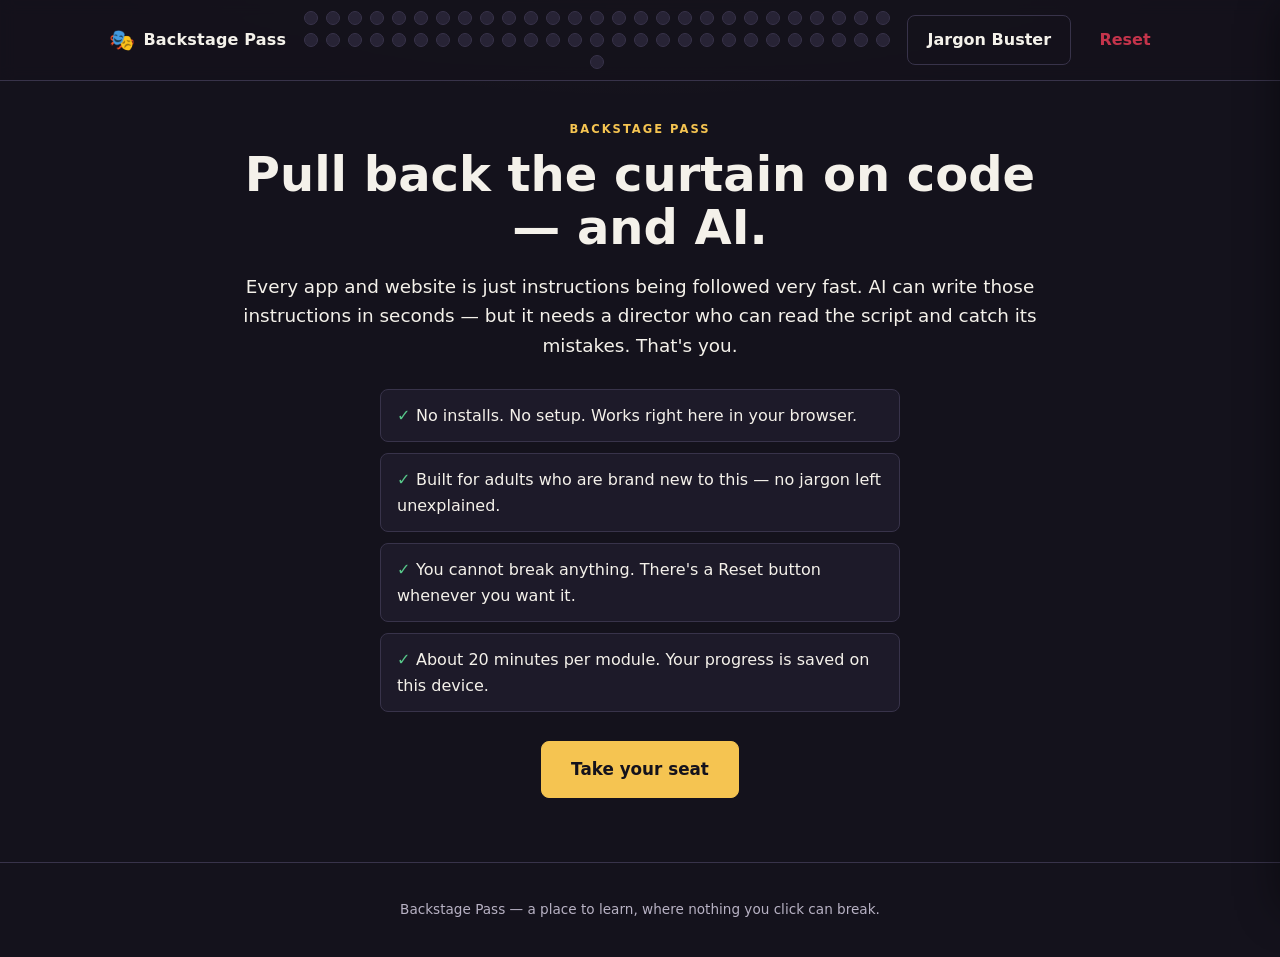
<file: index.html>
<!DOCTYPE html>
<html lang="en">
  <head>
    <meta charset="UTF-8" />
    <meta name="viewport" content="width=device-width, initial-scale=1.0" />
    <title>Backstage Pass — Learn to read what AI builds</title>
    <meta
      name="description"
      content="A friendly, hands-on course for adults with zero coding experience. Pull back the curtain on code and AI."
    />
    <link rel="stylesheet" href="course/theme.css" />
  </head>
  <body>
    <!-- Skip link for keyboard / screen-reader users -->
    <a class="skip-link" href="#stage">Skip to content</a>

    <header class="topbar">
      <div class="topbar__inner">
        <a class="brand" href="#/" aria-label="Backstage Pass home">
          <span class="brand__mark" aria-hidden="true">🎭</span>
          <span class="brand__name">Backstage&nbsp;Pass</span>
        </a>

        <!-- Stage-lights progress bar (filled in by app.js) -->
        <div
          class="lights"
          id="lights"
          role="progressbar"
          aria-label="Course progress"
          aria-valuemin="0"
          aria-valuemax="100"
          aria-valuenow="0"
        ></div>

        <div class="topbar__actions">
          <button class="btn btn--ghost" id="glossary-toggle" aria-expanded="false" aria-controls="glossary">
            Jargon&nbsp;Buster
          </button>
          <button class="btn btn--ghost btn--danger" id="reset-progress">
            Reset
          </button>
        </div>
      </div>
    </header>

    <!-- Everything below is rendered by app.js into #stage -->
    <main id="stage" class="stage" tabindex="-1"></main>

    <!-- Jargon Buster slide-out panel (content injected by app.js) -->
    <aside class="glossary" id="glossary" aria-hidden="true" aria-label="Jargon Buster glossary">
      <div class="glossary__head">
        <h2>Jargon Buster</h2>
        <button class="btn btn--ghost" id="glossary-close" aria-label="Close glossary">✕</button>
      </div>
      <input
        type="search"
        id="glossary-search"
        class="glossary__search"
        placeholder="Search a word…"
        aria-label="Search the glossary"
      />
      <dl class="glossary__list" id="glossary-list"></dl>
    </aside>
    <div class="glossary__scrim" id="glossary-scrim" hidden></div>

    <footer class="footer">
      <p>Backstage Pass — a place to learn, where nothing you click can break.</p>
    </footer>

    <!-- Data first (the lessons are just data — like demo/projects.json), then the engine -->
    <script src="course/content.js"></script>
    <script src="course/app.js"></script>
  </body>
</html>
</file>
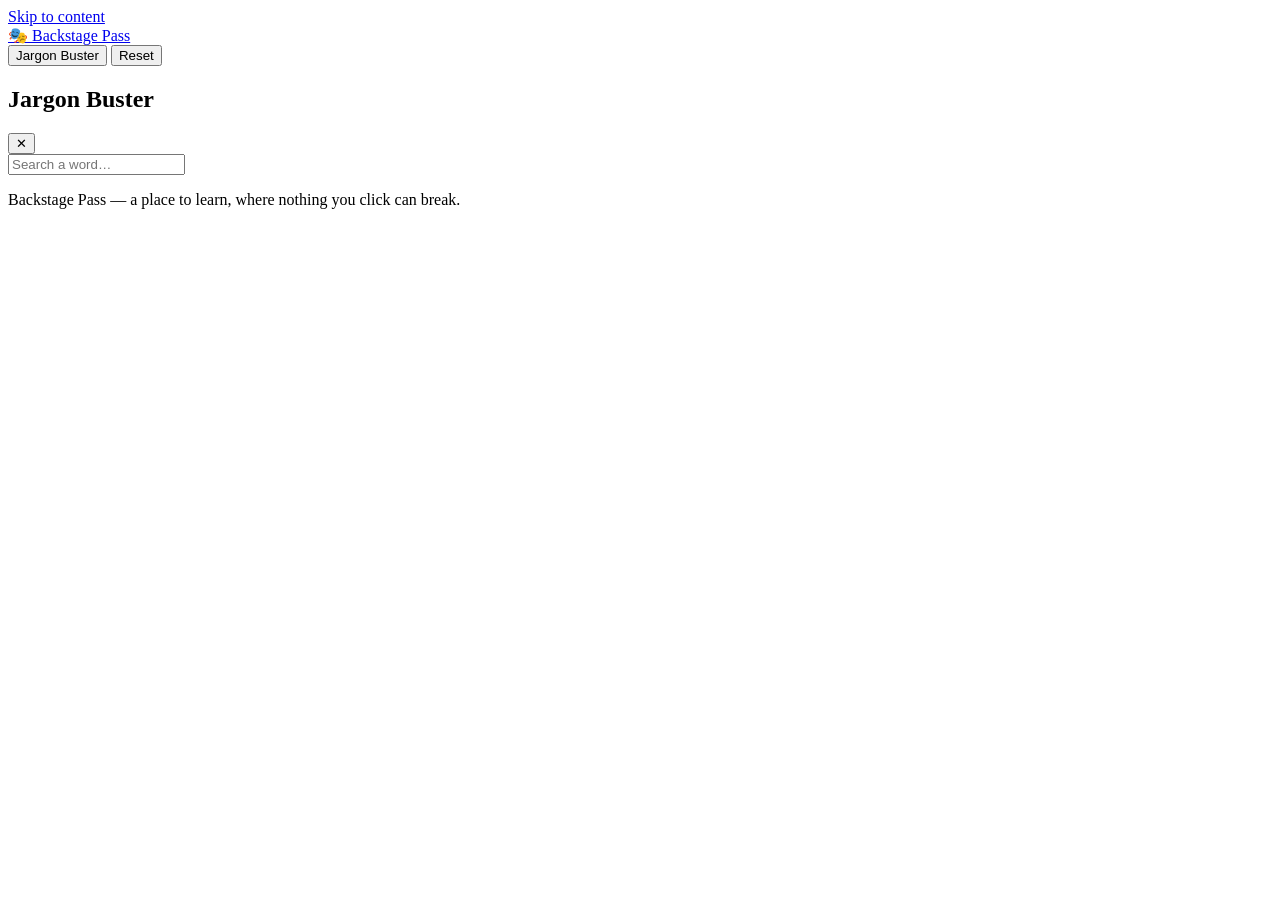
<file: appsscript/index.html>
<!DOCTYPE html>
<html lang="en">
  <head>
    <meta charset="UTF-8" />
    <!-- Styles are inlined from theme.html (Apps Script can't link an external .css) -->
    <?!= include('theme'); ?>
  </head>
  <body>
    <!-- Skip link for keyboard / screen-reader users -->
    <a class="skip-link" href="#stage">Skip to content</a>

    <header class="topbar">
      <div class="topbar__inner">
        <a class="brand" href="#/" aria-label="Backstage Pass home">
          <span class="brand__mark" aria-hidden="true">🎭</span>
          <span class="brand__name">Backstage&nbsp;Pass</span>
        </a>

        <!-- Stage-lights progress bar (filled in by app.js) -->
        <div
          class="lights"
          id="lights"
          role="progressbar"
          aria-label="Course progress"
          aria-valuemin="0"
          aria-valuemax="100"
          aria-valuenow="0"
        ></div>

        <div class="topbar__actions">
          <button class="btn btn--ghost" id="glossary-toggle" aria-expanded="false" aria-controls="glossary">
            Jargon&nbsp;Buster
          </button>
          <button class="btn btn--ghost btn--danger" id="reset-progress">
            Reset
          </button>
        </div>
      </div>
    </header>

    <!-- Everything below is rendered by app.js into #stage -->
    <main id="stage" class="stage" tabindex="-1"></main>

    <!-- Jargon Buster slide-out panel (content injected by app.js) -->
    <aside class="glossary" id="glossary" aria-hidden="true" aria-label="Jargon Buster glossary">
      <div class="glossary__head">
        <h2>Jargon Buster</h2>
        <button class="btn btn--ghost" id="glossary-close" aria-label="Close glossary">✕</button>
      </div>
      <input
        type="search"
        id="glossary-search"
        class="glossary__search"
        placeholder="Search a word…"
        aria-label="Search the glossary"
      />
      <dl class="glossary__list" id="glossary-list"></dl>
    </aside>
    <div class="glossary__scrim" id="glossary-scrim" hidden></div>

    <footer class="footer">
      <p>Backstage Pass — a place to learn, where nothing you click can break.</p>
    </footer>

    <!-- Data first (content.html defines COURSE), then the engine (app.html uses it).
         Order matters: content MUST come before app. -->
    <?!= include('content'); ?>
    <?!= include('app'); ?>
  </body>
</html>
</file>
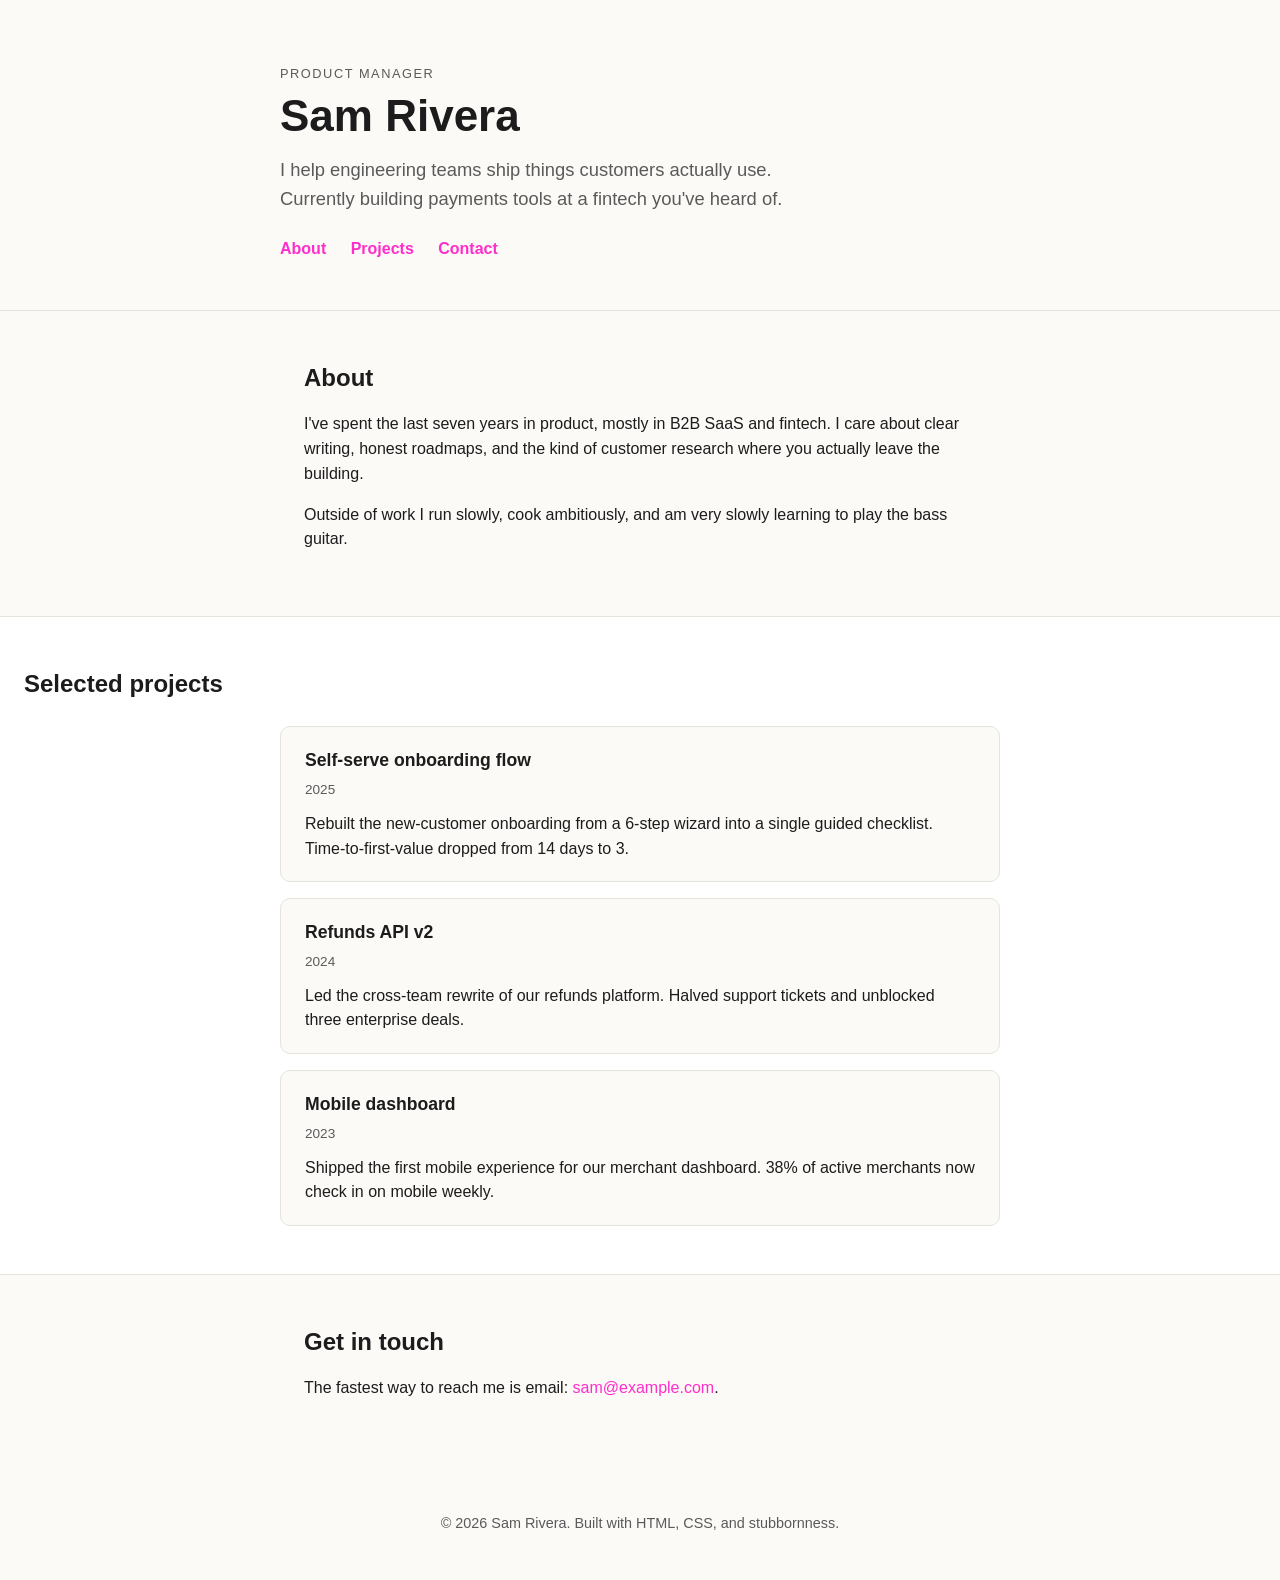
<file: demo/index.html>
<!DOCTYPE html>
<html lang="en">
  <head>
    <meta charset="UTF-8" />
    <meta name="viewport" content="width=device-width, initial-scale=1.0" />
    <title>Sam Rivera — Product Manager</title>
    <link rel="stylesheet" href="styles.css" />
  </head>
  <body>
    <header class="hero">
      <div class="hero__inner">
        <p class="hero__eyebrow">Product Manager</p>
        <h1 class="hero__name">Sam Rivera</h1>
        <p class="hero__tagline">
          I help engineering teams ship things customers actually use.
          Currently building payments tools at a fintech you've heard of.
        </p>
        <nav class="hero__nav">
          <a href="#about">About</a>
          <a href="#projects">Projects</a>
          <a href="#contact">Contact</a>
        </nav>
      </div>
    </header>

    <main>
      <section id="about" class="section">
        <h2>About</h2>
        <p>
          I've spent the last seven years in product, mostly in B2B SaaS and
          fintech. I care about clear writing, honest roadmaps, and the kind
          of customer research where you actually leave the building.
        </p>
        <p>
          Outside of work I run slowly, cook ambitiously, and am very slowly
          learning to play the bass guitar.
        </p>
      </section>

      <section id="projects" class="section section--alt">
        <h2>Selected projects</h2>
        <div id="projects-list" class="projects">
          <!-- Cards are rendered by app.js from projects.json -->
        </div>
      </section>

      <section id="contact" class="section">
        <h2>Get in touch</h2>
        <p>
          The fastest way to reach me is email:
          <a href="mailto:sam@example.com">sam@example.com</a>.
        </p>
      </section>
    </main>

    <footer class="footer">
      <p>&copy; 2026 Sam Rivera. Built with HTML, CSS, and stubbornness.</p>
    </footer>

    <script src="app.js"></script>
  </body>
</html>
</file>
<file: course/theme.css>
/* =========================================================================
   Backstage Pass — theme
   The "show" metaphor: a dark stage, warm spotlight gold, velvet-curtain red.
   Adult, modern, calm. Colours are named once here and reused everywhere
   (that reuse is itself a lesson we teach in Module 2).
   ========================================================================= */

:root {
  --stage:        #14121c; /* deep backstage dark   */
  --stage-2:      #1d1a29; /* raised panel          */
  --stage-3:      #272335; /* cards, inputs         */
  --ink:          #f4f1ea; /* main text (warm white)*/
  --ink-soft:     #b8b2c4; /* secondary text        */
  --spotlight:    #f5c451; /* warm gold accent      */
  --spotlight-2:  #ffd97a; /* lighter gold          */
  --velvet:       #c4344b; /* curtain red           */
  --go:           #58c98b; /* success green         */
  --line:         #38334a; /* borders               */
  --radius:       14px;
  --radius-sm:    8px;
  --shadow:       0 10px 40px rgba(0, 0, 0, 0.45);
  --maxw:         860px;
  --font:         "Segoe UI", system-ui, -apple-system, Roboto, Helvetica, Arial, sans-serif;
  --mono:         "Cascadia Code", "Consolas", "SF Mono", ui-monospace, Menlo, monospace;
}

* { box-sizing: border-box; }

html { scroll-behavior: smooth; }

body {
  margin: 0;
  font-family: var(--font);
  color: var(--ink);
  background:
    radial-gradient(1200px 500px at 50% -200px, rgba(245, 196, 81, 0.10), transparent 60%),
    var(--stage);
  line-height: 1.6;
  min-height: 100vh;
  display: flex;
  flex-direction: column;
}

a { color: var(--spotlight); }

/* ---- Accessibility helpers ------------------------------------------- */
.skip-link {
  position: absolute;
  left: -9999px;
  top: 0;
  background: var(--spotlight);
  color: var(--stage);
  padding: 0.6rem 1rem;
  border-radius: 0 0 var(--radius-sm) 0;
  font-weight: 700;
  z-index: 100;
}
.skip-link:focus { left: 0; }

:focus-visible {
  outline: 3px solid var(--spotlight-2);
  outline-offset: 2px;
  border-radius: 4px;
}

.visually-hidden {
  position: absolute;
  width: 1px; height: 1px;
  padding: 0; margin: -1px;
  overflow: hidden; clip: rect(0 0 0 0);
  white-space: nowrap; border: 0;
}

/* ---- Top bar + stage lights ------------------------------------------ */
.topbar {
  position: sticky;
  top: 0;
  z-index: 30;
  background: rgba(20, 18, 28, 0.85);
  backdrop-filter: blur(8px);
  border-bottom: 1px solid var(--line);
}
.topbar__inner {
  max-width: 1100px;
  margin: 0 auto;
  padding: 0.7rem 1.2rem;
  display: flex;
  align-items: center;
  gap: 1rem;
}
.brand {
  display: flex;
  align-items: center;
  gap: 0.5rem;
  font-weight: 800;
  text-decoration: none;
  color: var(--ink);
  letter-spacing: 0.2px;
}
.brand__mark { font-size: 1.3rem; }

.lights {
  flex: 1;
  display: flex;
  gap: 0.5rem;
  justify-content: center;
  flex-wrap: wrap;
}
.light {
  width: 14px;
  height: 14px;
  border-radius: 50%;
  background: var(--stage-3);
  border: 1px solid var(--line);
  transition: background 0.4s, box-shadow 0.4s;
}
.light--on {
  background: var(--spotlight);
  box-shadow: 0 0 10px var(--spotlight), 0 0 22px rgba(245, 196, 81, 0.5);
  border-color: var(--spotlight-2);
}

.topbar__actions { display: flex; gap: 0.5rem; }

/* ---- Buttons ---------------------------------------------------------- */
.btn {
  font: inherit;
  font-weight: 700;
  border: 1px solid var(--spotlight);
  background: var(--spotlight);
  color: var(--stage);
  padding: 0.7rem 1.2rem;
  border-radius: var(--radius-sm);
  cursor: pointer;
  transition: transform 0.1s, filter 0.15s, background 0.15s;
}
.btn:hover { filter: brightness(1.08); }
.btn:active { transform: translateY(1px); }
.btn--ghost {
  background: transparent;
  color: var(--ink);
  border-color: var(--line);
}
.btn--ghost:hover { background: var(--stage-3); }
.btn--danger { color: var(--velvet); border-color: transparent; }
.btn--danger:hover { background: rgba(196, 52, 75, 0.12); }
.btn:disabled { opacity: 0.45; cursor: not-allowed; }
.btn--lg { padding: 0.9rem 1.8rem; font-size: 1.05rem; }

/* ---- Stage (main content area) --------------------------------------- */
.stage {
  flex: 1;
  width: 100%;
  max-width: var(--maxw);
  margin: 0 auto;
  padding: 2.4rem 1.2rem 4rem;
  outline: none;
}

.eyebrow {
  text-transform: uppercase;
  letter-spacing: 2px;
  font-size: 0.72rem;
  font-weight: 800;
  color: var(--spotlight);
  margin: 0 0 0.6rem;
}
h1 { font-size: clamp(1.9rem, 5vw, 3rem); line-height: 1.1; margin: 0 0 1rem; }
h2 { font-size: 1.5rem; margin: 2rem 0 0.8rem; }
p  { color: var(--ink-soft); }
.lead { font-size: 1.15rem; color: var(--ink); }

.card {
  background: var(--stage-2);
  border: 1px solid var(--line);
  border-radius: var(--radius);
  padding: 1.6rem;
  box-shadow: var(--shadow);
}
.card + .card { margin-top: 1.2rem; }

/* Cue card — end-of-lesson takeaway */
.cue {
  border-left: 4px solid var(--spotlight);
  background: rgba(245, 196, 81, 0.08);
  padding: 1rem 1.2rem;
  border-radius: 0 var(--radius-sm) var(--radius-sm) 0;
  margin: 1.6rem 0;
}
.cue strong { color: var(--spotlight-2); }

/* ---- Welcome screen --------------------------------------------------- */
.welcome { text-align: center; }
.welcome__promises {
  list-style: none;
  padding: 0;
  margin: 1.8rem auto;
  max-width: 520px;
  display: grid;
  gap: 0.7rem;
  text-align: left;
}
.welcome__promises li {
  background: var(--stage-2);
  border: 1px solid var(--line);
  border-radius: var(--radius-sm);
  padding: 0.8rem 1rem;
  color: var(--ink);
}
.welcome__promises li::before { content: "✓ "; color: var(--go); font-weight: 800; }

/* ---- Module / lesson navigation -------------------------------------- */
.crumbs { font-size: 0.85rem; color: var(--ink-soft); margin-bottom: 0.6rem; }
.crumbs a { text-decoration: none; }

.module-list { display: grid; gap: 1rem; margin-top: 1.5rem; }
.module {
  display: flex;
  align-items: center;
  gap: 1rem;
  background: var(--stage-2);
  border: 1px solid var(--line);
  border-radius: var(--radius);
  padding: 1.2rem 1.4rem;
  text-align: left;
  width: 100%;
  cursor: pointer;
  color: var(--ink);
  font: inherit;
  transition: border-color 0.15s, transform 0.1s;
}
.module:hover { border-color: var(--spotlight); transform: translateY(-2px); }
.module__num {
  flex: none;
  width: 42px; height: 42px;
  display: grid; place-items: center;
  border-radius: 50%;
  background: var(--stage-3);
  font-weight: 800;
  color: var(--spotlight);
}
.module__done { color: var(--go); font-weight: 700; font-size: 0.85rem; }
.module h3 { margin: 0; font-size: 1.1rem; }
.module p { margin: 0.2rem 0 0; font-size: 0.9rem; }

/* ---- Games shared ----------------------------------------------------- */
.feedback {
  margin-top: 1rem;
  padding: 0.8rem 1rem;
  border-radius: var(--radius-sm);
  font-weight: 600;
  min-height: 1.5rem;
}
.feedback--good { background: rgba(88, 201, 139, 0.14); color: var(--go); }
.feedback--nudge { background: rgba(245, 196, 81, 0.12); color: var(--spotlight-2); }

.choice {
  display: block;
  width: 100%;
  text-align: left;
  background: var(--stage-3);
  border: 1px solid var(--line);
  color: var(--ink);
  font: inherit;
  padding: 0.9rem 1.1rem;
  border-radius: var(--radius-sm);
  margin-top: 0.6rem;
  cursor: pointer;
  transition: border-color 0.15s, background 0.15s;
}
.choice:hover { border-color: var(--spotlight); }
.choice--right { border-color: var(--go); background: rgba(88, 201, 139, 0.12); }
.choice--wrong { border-color: var(--velvet); background: rgba(196, 52, 75, 0.12); }

/* Human Compiler */
.compiler { display: grid; gap: 1.2rem; }
.steps {
  list-style: none;
  margin: 0; padding: 0;
  display: grid; gap: 0.5rem;
}
.step {
  display: flex; align-items: center; gap: 0.7rem;
  background: var(--stage-3);
  border: 1px solid var(--line);
  border-radius: var(--radius-sm);
  padding: 0.7rem 0.9rem;
  cursor: grab;
}
.step__handle { color: var(--ink-soft); cursor: grab; user-select: none; }
.step button { margin-left: auto; }
.tray { border-style: dashed; }
.compiler__output {
  background: #0e0c15;
  border: 1px solid var(--line);
  border-radius: var(--radius-sm);
  padding: 1rem 1.2rem;
  font-family: var(--mono);
  font-size: 0.92rem;
  color: var(--ink);
  white-space: pre-wrap;
  min-height: 4rem;
}
.compiler__output .ok { color: var(--go); }
.compiler__output .oops { color: var(--spotlight-2); }

/* Code peek (Backstage Tour / Spot the Block) */
.code {
  font-family: var(--mono);
  font-size: 0.88rem;
  background: #0e0c15;
  border: 1px solid var(--line);
  border-radius: var(--radius-sm);
  padding: 1rem 1.2rem;
  overflow-x: auto;
  line-height: 1.7;
}
.tok {
  font: inherit;
  background: transparent;
  border: none;
  color: var(--spotlight-2);
  cursor: pointer;
  border-radius: 4px;
  padding: 0 2px;
  transition: background 0.15s;
}
.tok:hover { background: rgba(245, 196, 81, 0.15); }
.tok--found { background: rgba(88, 201, 139, 0.3); outline: 1px solid var(--go); color: var(--ink); }
.tok--wrong { background: rgba(196, 52, 75, 0.35); outline: 1px solid var(--velvet); }
.spot-count { font-weight: 700; color: var(--spotlight-2); margin: 1rem 0 0.2rem; }

/* Stagehand (pre-scripted AI helper) */
.stagehand { margin-top: 1.4rem; }
.stagehand__panel {
  margin-top: 0.8rem;
  background: var(--stage-2);
  border: 1px solid var(--line);
  border-radius: var(--radius);
  padding: 1rem 1.2rem;
}
.chat { display: grid; gap: 0.6rem; }
.chat__you,
.chat__ai { padding: 0.7rem 1rem; border-radius: 12px; max-width: 92%; color: var(--ink); }
.chat__you { background: var(--stage-3); justify-self: end; border: 1px solid var(--line); }
.chat__ai { background: rgba(245, 196, 81, 0.08); justify-self: start; border: 1px solid var(--spotlight); }
.chat__role {
  font-size: 0.7rem;
  text-transform: uppercase;
  letter-spacing: 1px;
  font-weight: 800;
  opacity: 0.75;
  margin-bottom: 0.2rem;
}

/* Build the Setlist preview */
.setlist { display: grid; gap: 1.4rem; }
.preview-cards { display: grid; gap: 0.6rem; }
.preview-card {
  background: var(--stage-3);
  border: 1px solid var(--line);
  border-left: 3px solid var(--spotlight);
  border-radius: var(--radius-sm);
  padding: 0.7rem 1rem;
}
.pool { display: flex; flex-wrap: wrap; gap: 0.5rem; margin-top: 0.5rem; }

/* Inline code inside prose */
code {
  font-family: var(--mono);
  font-size: 0.9em;
  background: rgba(255, 255, 255, 0.06);
  padding: 0.1em 0.35em;
  border-radius: 4px;
}

.filetree { display: grid; gap: 0.5rem; }
.filetree__item {
  display: flex; align-items: center; gap: 0.6rem;
  background: var(--stage-3);
  border: 1px solid var(--line);
  border-radius: var(--radius-sm);
  padding: 0.8rem 1rem;
  cursor: pointer; color: var(--ink); font: inherit; width: 100%;
  text-align: left;
}
.filetree__item:hover { border-color: var(--spotlight); }
.filetree__name { font-family: var(--mono); font-weight: 700; }

/* Match game */
.match { display: grid; gap: 0.7rem; }
.match__row { display: grid; grid-template-columns: 1fr 1fr; gap: 0.7rem; align-items: center; }

/* ---- Footer ----------------------------------------------------------- */
.footer {
  border-top: 1px solid var(--line);
  text-align: center;
  padding: 1.4rem;
  color: var(--ink-soft);
  font-size: 0.85rem;
}

/* ---- Jargon Buster ---------------------------------------------------- */
.glossary {
  position: fixed;
  top: 0; right: 0; bottom: 0;
  width: min(420px, 92vw);
  background: var(--stage-2);
  border-left: 1px solid var(--line);
  box-shadow: var(--shadow);
  transform: translateX(100%);
  transition: transform 0.25s ease;
  z-index: 50;
  padding: 1.2rem;
  overflow-y: auto;
}
.glossary--open { transform: translateX(0); }
.glossary__head { display: flex; justify-content: space-between; align-items: center; }
.glossary__head h2 { margin: 0; }
.glossary__search {
  width: 100%;
  margin: 1rem 0;
  padding: 0.7rem 0.9rem;
  background: var(--stage-3);
  border: 1px solid var(--line);
  border-radius: var(--radius-sm);
  color: var(--ink);
  font: inherit;
}
.glossary__list dt { font-weight: 800; color: var(--spotlight-2); margin-top: 1rem; }
.glossary__list dd { margin: 0.2rem 0 0; color: var(--ink-soft); }
.glossary__scrim {
  position: fixed; inset: 0;
  background: rgba(0, 0, 0, 0.5);
  z-index: 49;
}

/* ---- Badge / celebration --------------------------------------------- */
.badge {
  text-align: center;
  background: radial-gradient(circle at 50% 0%, rgba(245, 196, 81, 0.18), transparent 70%), var(--stage-2);
  border: 1px solid var(--spotlight);
  border-radius: var(--radius);
  padding: 2.2rem;
  box-shadow: var(--shadow);
}
.badge__star { font-size: 3rem; }

/* ---- Sandboxes (Module 2: edit + live preview) ---------------------- */
.sandbox {
  display: grid;
  grid-template-columns: 1fr 1fr;
  gap: 1.2rem;
  align-items: start;
}
.sandbox__edit { display: grid; gap: 0.9rem; }
.muted { color: var(--ink-soft); font-size: 0.85rem; margin: 0.4rem 0 0.3rem; }

.field { display: grid; gap: 0.35rem; font-weight: 600; color: var(--ink); font-size: 0.9rem; }
.field input[type="text"],
.textarea {
  font: inherit;
  background: var(--stage-3);
  border: 1px solid var(--line);
  color: var(--ink);
  border-radius: var(--radius-sm);
  padding: 0.6rem 0.8rem;
  width: 100%;
}
.textarea { font-family: var(--mono); font-size: 0.85rem; resize: vertical; line-height: 1.6; }
.field input[type="color"] {
  width: 64px; height: 40px; padding: 2px;
  background: var(--stage-3); border: 1px solid var(--line);
  border-radius: var(--radius-sm); cursor: pointer;
}
.field input[type="range"] { width: 100%; accent-color: var(--spotlight); }

.preview {
  width: 100%;
  min-height: 230px;
  border: 1px solid var(--line);
  border-radius: var(--radius-sm);
  background: #14121c;
}

/* Which Layer? */
.classify { display: grid; gap: 0.7rem; }
.classify__row {
  display: flex; flex-wrap: wrap; align-items: center; gap: 0.6rem;
  background: var(--stage-3);
  border: 1px solid var(--line);
  border-radius: var(--radius-sm);
  padding: 0.7rem 0.9rem;
}
.classify__job { flex: 1; min-width: 180px; color: var(--ink); }
.classify__btns { display: flex; gap: 0.4rem; flex-wrap: wrap; }
.classify__btns .btn { padding: 0.4rem 0.7rem; font-size: 0.85rem; }
.classify__row--done { border-color: var(--go); background: rgba(88, 201, 139, 0.1); }

/* Map progress bar + earned-badges shelf */
.mapbar {
  background: var(--stage-2);
  border: 1px solid var(--line);
  border-radius: var(--radius);
  padding: 1rem 1.2rem;
  margin: 1.2rem 0;
}
.mapbar__row { display: flex; gap: 1.4rem; flex-wrap: wrap; color: var(--ink-soft); }
.mapbar__row strong { color: var(--spotlight-2); font-size: 1.1rem; }
.mapbar__badges { display: flex; flex-wrap: wrap; gap: 0.5rem; margin-top: 0.8rem; }
.badge-chip {
  background: rgba(245, 196, 81, 0.12);
  border: 1px solid var(--spotlight);
  color: var(--ink);
  border-radius: 999px;
  padding: 0.3rem 0.8rem;
  font-size: 0.82rem;
  font-weight: 700;
}

/* Finale banner + grand finale */
.finale-banner {
  text-align: center;
  background: radial-gradient(circle at 50% 0%, rgba(245, 196, 81, 0.18), transparent 70%), var(--stage-2);
  border: 1px solid var(--spotlight);
  border-radius: var(--radius);
  padding: 1.8rem;
  box-shadow: var(--shadow);
  margin: 1.2rem 0;
}
.finale__star { font-size: 2.6rem; }
.finale__actions { display: flex; gap: 0.6rem; justify-content: center; flex-wrap: wrap; margin-top: 1rem; }

/* Confetti (course complete) */
.confetti { position: fixed; inset: 0; pointer-events: none; z-index: 60; overflow: hidden; }
.confetti span {
  position: absolute;
  top: -6vh;
  animation-name: confetti-fall;
  animation-timing-function: linear;
  animation-fill-mode: forwards;
}
@keyframes confetti-fall {
  to { transform: translateY(112vh) rotate(540deg); opacity: 0.15; }
}
@media (prefers-reduced-motion: reduce) {
  .confetti { display: none; }
}

/* Prompt Lab + Build a Better Prompt (Module 3) */
.promptlab { display: grid; grid-template-columns: 1fr 1fr; gap: 1rem; }
.ingredients { display: flex; flex-wrap: wrap; gap: 0.5rem; margin: 0.6rem 0; }
.ingredients .btn { font-size: 0.9rem; }
#picks .choice strong { color: var(--spotlight-2); }

/* Drag-to-bucket sorting */
.tray-cards { display: flex; flex-wrap: wrap; gap: 0.5rem; margin: 0.6rem 0 1rem; min-height: 1rem; }
.drag-card {
  font: inherit;
  background: var(--stage-3);
  border: 1px solid var(--line);
  color: var(--ink);
  border-radius: var(--radius-sm);
  padding: 0.55rem 0.9rem;
  cursor: pointer;
  transition: border-color 0.15s, transform 0.1s;
}
.drag-card:hover { border-color: var(--spotlight); }
.drag-card--sel { border-color: var(--spotlight); box-shadow: 0 0 0 2px rgba(245, 196, 81, 0.4); }
.drag-card--done { background: rgba(88, 201, 139, 0.14); border-color: var(--go); cursor: default; }
.buckets { display: grid; grid-template-columns: repeat(auto-fit, minmax(160px, 1fr)); gap: 0.8rem; }
.bucket {
  background: var(--stage-2);
  border: 1px dashed var(--line);
  border-radius: var(--radius);
  padding: 0.8rem;
  min-height: 110px;
  cursor: pointer;
  transition: border-color 0.15s, background 0.15s;
}
.bucket:hover { border-color: var(--spotlight); background: rgba(245, 196, 81, 0.05); }
.bucket__label { font-weight: 800; color: var(--spotlight-2); margin-bottom: 0.5rem; font-size: 0.9rem; }
.bucket__items { display: flex; flex-direction: column; gap: 0.4rem; }

/* Spot the Bug (tappable code lines) */
.codelines { padding: 0.6rem; }
.codeline {
  display: block;
  width: 100%;
  text-align: left;
  font-family: var(--mono);
  font-size: 0.88rem;
  background: transparent;
  border: 1px solid transparent;
  color: var(--ink);
  padding: 0.25rem 0.5rem;
  border-radius: 6px;
  cursor: pointer;
  white-space: pre-wrap;
}
.codeline:hover { background: rgba(245, 196, 81, 0.1); }
.codeline--bug { background: rgba(88, 201, 139, 0.22); border-color: var(--go); }
.codeline--ok { background: rgba(196, 52, 75, 0.22); border-color: var(--velvet); }

/* Fill the Gap */
.gap {
  background: rgba(245, 196, 81, 0.18);
  border-bottom: 2px dashed var(--spotlight);
  padding: 0 0.45rem;
  border-radius: 4px;
  color: var(--spotlight-2);
}
.gap--filled { background: rgba(88, 201, 139, 0.25); border-bottom: 0; color: var(--ink); }

/* Memory Match */
.memory { display: grid; grid-template-columns: repeat(auto-fill, minmax(140px, 1fr)); gap: 0.6rem; }
.mcard {
  position: relative;
  min-height: 76px;
  font: inherit;
  background: var(--stage-3);
  border: 1px solid var(--line);
  border-radius: var(--radius-sm);
  color: var(--ink);
  padding: 0.6rem;
  cursor: pointer;
  display: grid;
  place-items: center;
  text-align: center;
}
.mcard:hover { border-color: var(--spotlight); }
.mcard__front { font-size: 1.6rem; font-weight: 800; color: var(--ink-soft); }
.mcard__back { display: none; font-size: 0.85rem; }
.mcard--up { border-color: var(--spotlight); }
.mcard--up .mcard__front { display: none; }
.mcard--up .mcard__back { display: block; }
.mcard--done { background: rgba(88, 201, 139, 0.14); border-color: var(--go); cursor: default; }
.mcard--done .mcard__front { display: none; }
.mcard--done .mcard__back { display: block; }

/* Direct the Scene (branching chat) */
.scene { max-height: 360px; overflow-y: auto; padding-right: 0.3rem; }

/* ---- Responsive / mobile --------------------------------------------- */
@media (max-width: 720px) {
  .topbar__inner { flex-wrap: wrap; }
  .lights { order: 3; width: 100%; justify-content: flex-start; }
  .brand__name { display: none; }
  .match__row { grid-template-columns: 1fr; }
  .sandbox { grid-template-columns: 1fr; }
  .promptlab { grid-template-columns: 1fr; }
  .classify__row { flex-direction: column; align-items: stretch; }
  .stage { padding: 1.6rem 1rem 3rem; }
}

/* Respect users who prefer less motion */
@media (prefers-reduced-motion: reduce) {
  * { transition: none !important; scroll-behavior: auto !important; }
}

/* =========================================================================
   TIER 2 (Stage Crew) games — Modules 7–13
   ========================================================================= */

/* Safe terminal (Module 7) */
.term {
  background: #0e0c15;
  border: 1px solid var(--line);
  border-radius: var(--radius-sm);
  padding: 0.8rem 1rem;
  font-family: var(--mono);
  font-size: 0.88rem;
}
.term__log { display: flex; flex-direction: column; gap: 0.15rem; max-height: 240px; overflow-y: auto; margin-bottom: 0.5rem; }
.term__line { white-space: pre-wrap; }
.term__out { color: var(--go); white-space: pre-wrap; }
.term__out--err { color: var(--velvet); }
.term__dollar { color: var(--spotlight); font-weight: 700; }
.term__form { display: flex; align-items: center; gap: 0.5rem; border-top: 1px solid var(--line); padding-top: 0.5rem; }
.term__input { flex: 1; background: transparent; border: none; color: var(--ink); font: inherit; outline: none; }

/* Save-point timeline (Module 8) */
.timeline { display: grid; grid-template-columns: 1fr 1fr; gap: 1rem; align-items: start; }
.timeline__list { display: flex; flex-direction: column; gap: 0.5rem; }
.tl-snap {
  display: flex; gap: 0.6rem; align-items: flex-start;
  text-align: left;
  background: var(--stage-3);
  border: 1px solid var(--line);
  border-radius: var(--radius-sm);
  padding: 0.6rem 0.8rem;
  color: var(--ink); font: inherit; cursor: pointer;
  transition: border-color 0.15s;
}
.tl-snap:hover { border-color: var(--spotlight); }
.tl-snap--current { border-color: var(--spotlight); box-shadow: 0 0 0 2px rgba(245, 196, 81, 0.3); }
.tl-snap--broken { border-color: var(--velvet); }
.tl-snap__dot { color: var(--spotlight); }
.tl-stage { min-height: 3rem; }

/* Review the change set (Module 11) */
.code.diff { line-height: 1.5; }
.code.diff .diff-line {
  display: block; width: 100%; text-align: left;
  font: inherit;
  background: transparent;
  border: 1px solid transparent;
  color: var(--spotlight-2);
  padding: 0.15rem 0.45rem;
  border-radius: 4px;
  cursor: pointer;
}
.code.diff .diff-line:hover { background: rgba(245, 196, 81, 0.12); }
.code.diff .diff-ctx { display: block; color: var(--ink-soft); padding: 0.15rem 0.45rem; }

/* Simulated console (Module 12) */
.console {
  display: flex; flex-direction: column; gap: 0.3rem;
  background: #0e0c15;
  border: 1px solid var(--line);
  border-radius: var(--radius-sm);
  padding: 0.6rem;
}
.console-line {
  text-align: left;
  font-family: var(--mono); font-size: 0.85rem;
  background: transparent;
  border: 1px solid transparent;
  border-radius: 6px;
  padding: 0.3rem 0.5rem;
  color: var(--ink); cursor: pointer;
}
.console-line:hover { border-color: var(--spotlight); }
.console-line__tag { text-transform: uppercase; font-size: 0.65rem; font-weight: 800; opacity: 0.7; margin-right: 0.5rem; }
.console-line--error { color: var(--velvet); }
.console-line--warn { color: var(--spotlight-2); }
.console-line--log { color: var(--ink-soft); }

@media (max-width: 720px) {
  .timeline { grid-template-columns: 1fr; }
}

/* Section (tier) tiles on the journey landing */
.section-tiles {
  display: grid;
  grid-template-columns: repeat(auto-fit, minmax(260px, 1fr));
  gap: 1.2rem;
  margin-top: 1.5rem;
}
.section-tile {
  display: flex;
  flex-direction: column;
  text-align: left;
  background: var(--stage-2);
  border: 1px solid var(--line);
  border-radius: var(--radius);
  overflow: hidden;
  padding: 0;
  color: var(--ink);
  font: inherit;
  cursor: pointer;
  transition: border-color 0.15s, transform 0.12s, box-shadow 0.15s;
}
.section-tile:not(:disabled):hover {
  border-color: var(--spotlight);
  transform: translateY(-3px);
  box-shadow: var(--shadow);
}
.section-tile:disabled { opacity: 0.6; cursor: not-allowed; }

.section-tile__art {
  position: relative;
  height: 140px;
  display: grid;
  place-items: center;
  background:
    radial-gradient(120px 120px at 78% 24%, rgba(255, 255, 255, 0.18), transparent 70%),
    linear-gradient(135deg, var(--tile-accent, #f5c451) 0%, rgba(20, 18, 28, 0.7) 100%);
}
.section-tile__emblem { font-size: 3.6rem; filter: drop-shadow(0 4px 12px rgba(0, 0, 0, 0.45)); }
.section-tile__lock {
  position: absolute;
  top: 0.6rem; right: 0.7rem;
  font-size: 1.1rem;
  opacity: 0.9;
}

.section-tile__body {
  display: flex;
  flex-direction: column;
  gap: 0.35rem;
  padding: 1.1rem 1.3rem 1.3rem;
  flex: 1;
}
.section-tile__tier {
  text-transform: uppercase;
  letter-spacing: 2px;
  font-size: 0.68rem;
  font-weight: 800;
  color: var(--spotlight);
}
.section-tile__name { font-size: 1.3rem; font-weight: 800; line-height: 1.15; }
.section-tile__tag { color: var(--ink-soft); font-size: 0.92rem; flex: 1; }
.section-tile__foot {
  display: flex;
  align-items: center;
  justify-content: space-between;
  gap: 0.6rem;
  margin-top: 0.7rem;
}
.section-tile__meta { font-size: 0.8rem; color: var(--spotlight-2); font-weight: 700; }
</file>
<file: demo/styles.css>
:root {
  --color-bg: #fbfaf7;
  --color-surface: #ffffff;
  --color-ink: #1c1c1c;
  --color-muted: #5a5a5a;
  --color-accent: #ff2ecb;
  --color-border: #e6e3dc;
  --radius: 10px;
  --max-width: 720px;
  --font-sans: -apple-system, BlinkMacSystemFont, "Segoe UI", Roboto,
    "Helvetica Neue", Arial, sans-serif;
}

* {
  box-sizing: border-box;
}

body {
  margin: 0;
  font-family: var(--font-sans);
  color: var(--color-ink);
  background: var(--color-bg);
  line-height: 1.55;
}

a {
  color: var(--color-accent);
  text-decoration: none;
}

a:hover {
  text-decoration: underline;
}

.hero {
  padding: 4rem 1.5rem 3rem;
  border-bottom: 1px solid var(--color-border);
}

.hero__inner {
  max-width: var(--max-width);
  margin: 0 auto;
}

.hero__eyebrow {
  text-transform: uppercase;
  letter-spacing: 0.12em;
  font-size: 0.8rem;
  color: var(--color-muted);
  margin: 0 0 0.5rem;
}

.hero__name {
  font-size: 2.75rem;
  margin: 0 0 1rem;
  line-height: 1.1;
}

.hero__tagline {
  font-size: 1.15rem;
  color: var(--color-muted);
  max-width: 560px;
  margin: 0 0 1.5rem;
}

.hero__nav a {
  margin-right: 1.25rem;
  font-weight: 600;
}

.section {
  padding: 3rem 1.5rem;
  max-width: var(--max-width);
  margin: 0 auto;
}

.section--alt {
  background: var(--color-surface);
  max-width: none;
  border-top: 1px solid var(--color-border);
  border-bottom: 1px solid var(--color-border);
}

.section--alt > * {
  max-width: var(--max-width);
  margin-left: auto;
  margin-right: auto;
}

.section h2 {
  font-size: 1.5rem;
  margin: 0 0 1rem;
}

.projects {
  display: grid;
  gap: 1rem;
  margin-top: 1.5rem;
}

.project {
  background: var(--color-bg);
  border: 1px solid var(--color-border);
  border-radius: var(--radius);
  padding: 1.25rem 1.5rem;
}

.project__title {
  margin: 0 0 0.25rem;
  font-size: 1.1rem;
}

.project__year {
  font-size: 0.85rem;
  color: var(--color-muted);
  margin: 0 0 0.75rem;
}

.project__summary {
  margin: 0;
  color: var(--color-ink);
}

.footer {
  text-align: center;
  padding: 2rem 1.5rem;
  color: var(--color-muted);
  font-size: 0.9rem;
}
</file>
